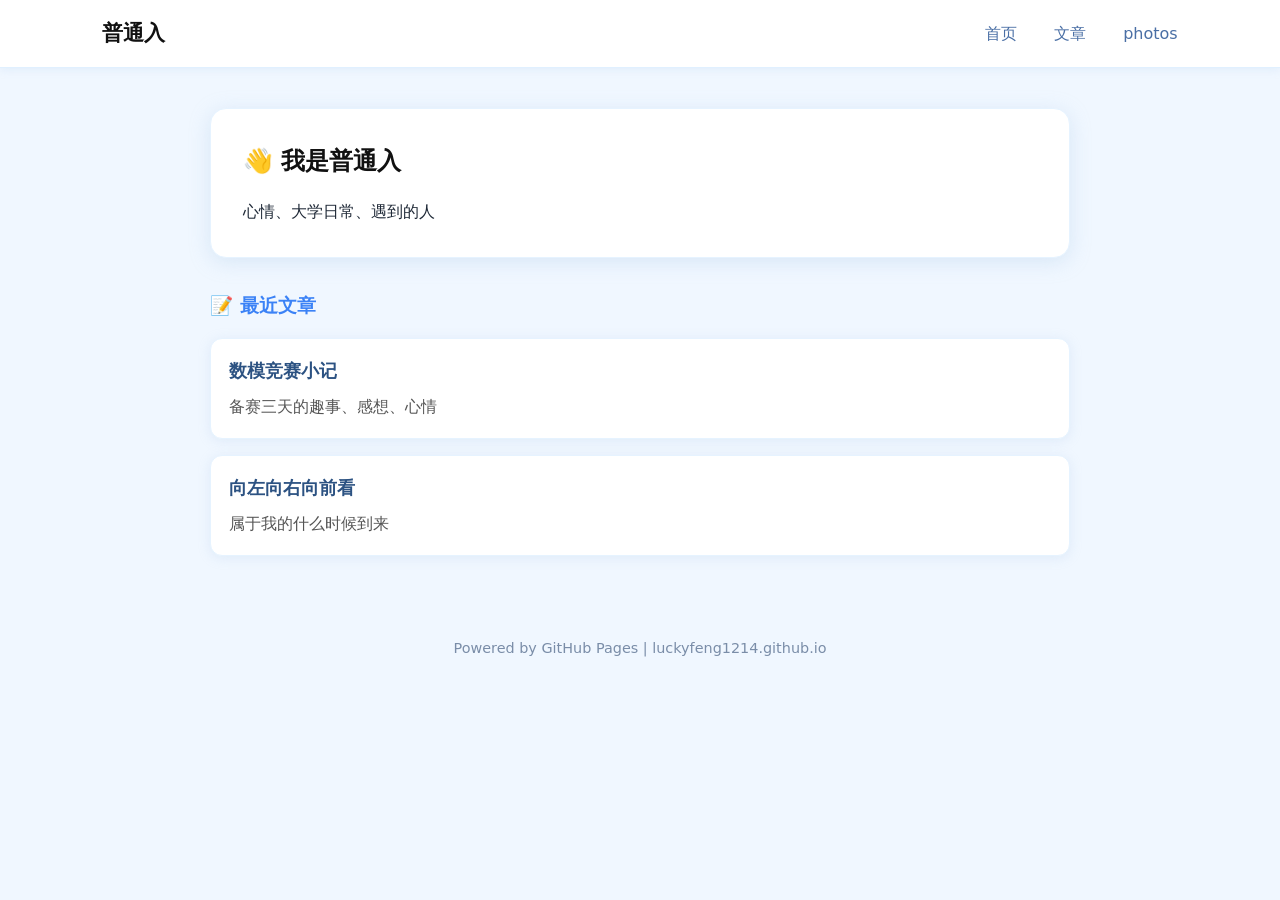
<file: index.html>
<!DOCTYPE html>
<html lang="zh-CN">
<head>
    <meta charset="UTF-8">
    <meta name="viewport" content="width=device-width, initial-scale=1.0">
    <title>普通入</title>
    <style>
       * {
    margin: 0;
    padding: 0;
    box-sizing: border-box;
}

body {
    font-family: "Microsoft YaHei", system-ui, sans-serif;
    background-color: #f0f7ff;
    color: #1f2937;
    line-height: 1.7;
}

nav {
    background: #ffffff;
    box-shadow: 0 2px 8px rgba(180, 210, 240, 0.25);
    padding: 1rem 8%;
    display: flex;
    justify-content: space-between;
    align-items: center;
    border-bottom: 1px solid #e0f0ff;
}
.blog-name {
    font-size: 1.3rem;
    font-weight: bold;
    color: #111111;
}
.nav-links a {
    margin-left: 2rem;
    text-decoration: none;
    color: #4a6fa5;
}

.nav-links a:hover {
    color: #2c7be5;
}

.container {
    max-width: 900px;
    margin: 40px auto;
    padding: 0 20px;
}

.intro-card {
    background: #ffffff;
    padding: 32px;
    border-radius: 16px;
    box-shadow: 0 4px 20px rgba(170, 200, 230, 0.35);
    border: 1px solid #e6f3ff;
}

h2 {
    margin-bottom: 16px;
    color: #111111;
}

h3 {
    margin-top: 32px;
    margin-bottom: 16px;
    color: #3b82f6;
}

.article-item {
    margin-top: 16px;
    padding: 18px;
    border-left: 4px solid #7ab6ff;
    background: #ffffff;
    border-radius: 12px;
    box-shadow: 0 2px 12px rgba(170, 200, 230, 0.25);
    border: 1px solid #e6f3ff;
}

.article-item a {
    font-size: 1.1rem;
    color: #2c5282;
    text-decoration: none;
    font-weight: 600;
}

.article-item a:hover {
    color: #2c7be5;
}

.article-item p {
    margin-top: 6px;
    color: #64748b;
}

footer {
    text-align: center;
    margin-top: 60px;
    padding: 20px;
    color: #7a8da8;
    font-size: 0.9rem;
}
.article-item{
  transition: all 0.25s ease;
}
.article-item:hover{
  transform: translateY(-4px);
  box-shadow: 0 8px 20px rgba(180,210,240,0.25);
}
.nav-links a{
  transition: color 0.2s;
}
.nav-links a:hover{
  color:#3478d8;
}
body{
  animation: fadeIn 0.6s;
}
@keyframes fadeIn{
  from{opacity:0;}
  to{opacity:1;}
}
.article-item a:hover{
  text-decoration: underline;
}
.hero{
    min-height: 80vh; /* 占屏幕高度80% */
    display: grid;
    place-items: center; /* 文字水平+垂直居中 */
    background: #fdfdff;
    background-image: radial-gradient(#eef0f8 0.5px, transparent 0.5px);
    background-size: 20px 20px; /*淡淡的网点背景，和截图一致 */
}
.hero-content{
    text-align:center;
}
.hero h1{
    font-size: 5rem;
    color:#222233;
    font-weight:500;
    margin:0;
}
.hero p{
    font-size:1.2rem;
    color:#555;
    margin:12px 0 30px;
}
.social-links a{
    margin:0 8px;
    color:#444;
    text-decoration:none;
}
.hero{
    min-height: 80vh;
    display: grid;
    place-items: center;
    background: #fdfdff;
    background-image: radial-gradient(#eef0f8 0.5px, transparent 0.5px);
    background-size: 20px 20px;
}
.hero-content{
    text-align:center;
}
.hero h1{
    font-size: 5rem;
    color:#222233;
    font-weight:500;
    margin:0;
}
.hero p{
    font-size:1.2rem;
    color:#555;
    margin:12px 0 30px;
}
.social-links a{
    margin:0 8px;
    color:#444;
    text-decoration:none;
}
    </style>

</head>
<body>
    <!--导航-->
    <nav>
        <div class="blog-name">普通入</div>
        <div class="nav-links">
            <a href="index.html">首页</a>
            <a href="index.html">文章</a>
            <a href="index.html">photos</a>
        </div>
    </nav>

    <div class="container">
        <div class="intro-card">
            <h2>👋 我是普通入</h2>
            <p>心情、大学日常、遇到的人</p>
        </div>

        <h3 style="margin-top:32px;">📝 最近文章</h3>
        <div class="article-item">
            <a href="#">数模竞赛小记</a>
            <p style="margin-top:6px;color:#555">备赛三天的趣事、感想、心情</p>
        </div>
        <div class="article-item">
            <a href="#">向左向右向前看</a>
            <p style="margin-top:6px;color:#555">属于我的什么时候到来</p>
        </div>
    </div>

    <footer>
        Powered by GitHub Pages | luckyfeng1214.github.io
    </footer>
</body>
</html>
</file>
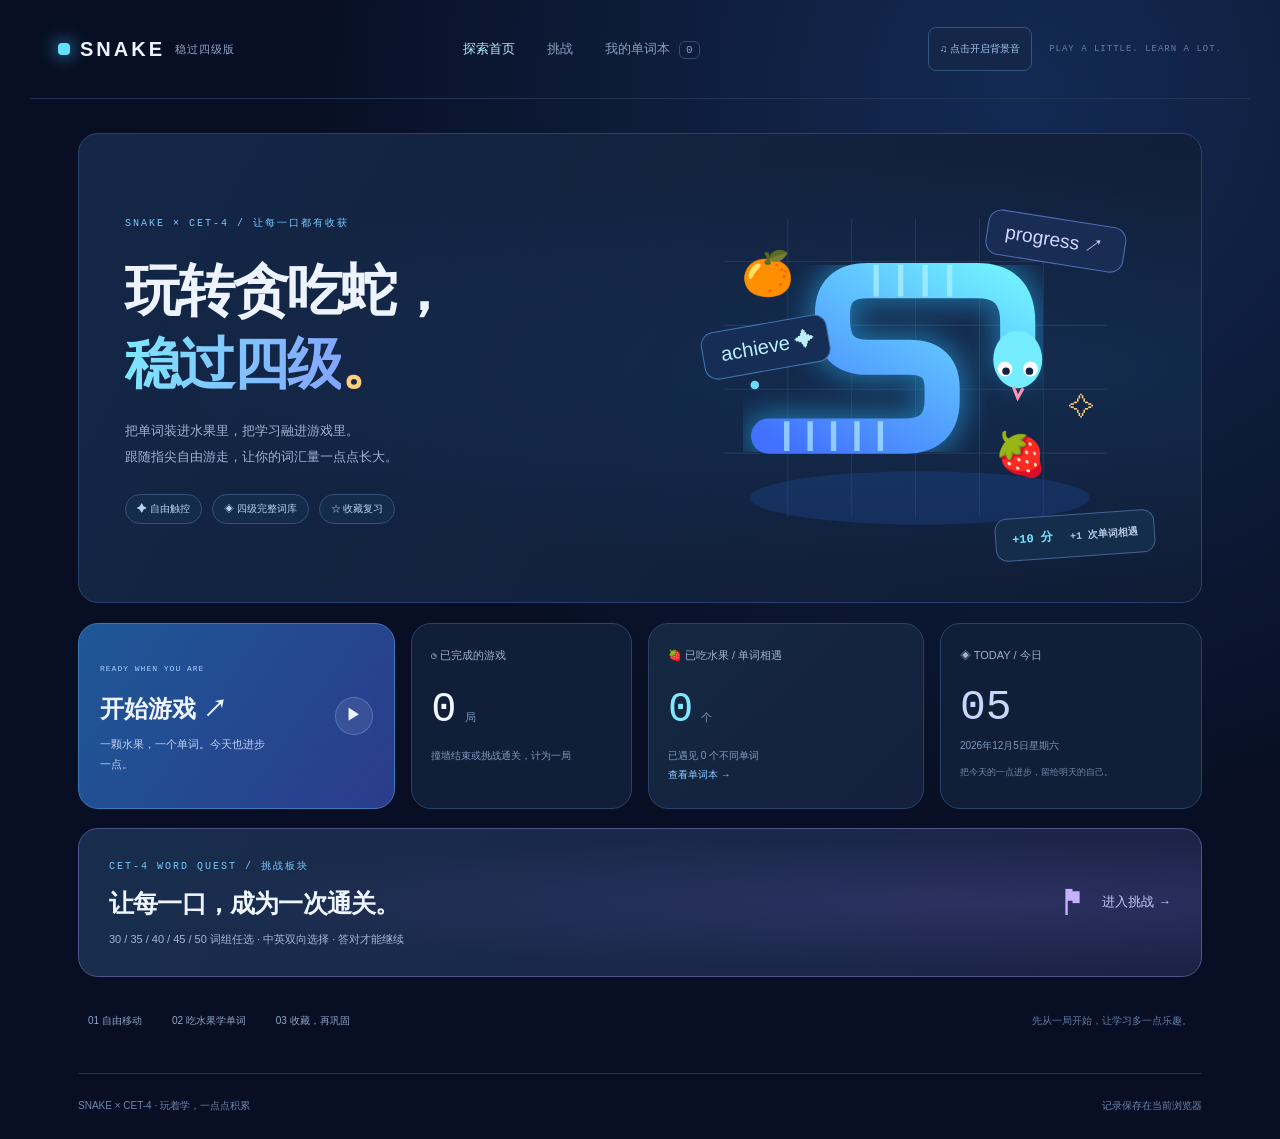
<file: snake-cet4/index.html>
<!doctype html><html lang="zh-CN"><head><meta charset="UTF-8"><meta name="viewport" content="width=device-width,initial-scale=1,viewport-fit=cover"><meta name="theme-color" content="#080f26"><title>玩转贪吃蛇，稳过四级</title><link rel="stylesheet" href="style.css?v=6"></head><body><header><a class="brand" href="#home" id="brand"><i></i>SNAKE<span>稳过四级版</span></a><nav><button class="nav active" id="nav-home">探索首页</button><button class="nav" id="nav-challenge">挑战</button><button class="nav" id="nav-words">我的单词本 <span id="nav-count">0</span></button></nav><div class="header-audio"><button id="music-toggle" class="sound-toggle" aria-pressed="false">♫ 点击开启背景音</button><span class="header-note">PLAY A LITTLE. LEARN A LOT.</span></div></header>
<main id="home-view" class="home page"><section class="hero panel"><div class="hero-copy"><span class="eyebrow">SNAKE × CET-4 / 让每一口都有收获</span><h1>玩转贪吃蛇，<br><span>稳过四级</span><em>。</em></h1><p>把单词装进水果里，把学习融进游戏里。<br>跟随指尖自由游走，让你的词汇量一点点长大。</p><div class="hero-tags"><span>✦ 自由触控</span><span>◈ 四级完整词库</span><span>☆ 收藏复习</span></div></div><div class="hero-art"><svg viewBox="0 0 450 370" role="img" aria-label="霓虹蓝贪吃蛇追逐水果与单词的插画"><defs><linearGradient id="snakeGrad" x1="0" y1="1" x2="1" y2="0"><stop stop-color="#4271ff"/><stop offset="1" stop-color="#70efff"/></linearGradient><filter id="glow"><feGaussianBlur stdDeviation="12"/></filter></defs><ellipse cx="229" cy="307" rx="160" ry="25" fill="#287bff" opacity=".15"/><g stroke="#304c78" fill="none" opacity=".5"><path d="M45 85H405M45 145H405M45 205H405M45 265H405M105 45V325M165 45V325M225 45V325M285 45V325M345 45V325"/></g><path d="M87 249H215Q250 249 250 215V204Q250 175 219 175H180Q147 175 147 141V134Q147 103 180 103H283Q321 103 321 142V175" stroke="#29baff" stroke-width="45" fill="none" stroke-linecap="round" filter="url(#glow)" opacity=".45"/><path d="M87 249H215Q250 249 250 215V204Q250 175 219 175H180Q147 175 147 141V134Q147 103 180 103H283Q321 103 321 142V175" stroke="url(#snakeGrad)" stroke-width="33" fill="none" stroke-linecap="round"/><g stroke="#b8f4ff" stroke-width="5" opacity=".65"><path d="M104 235V263M126 235V263M148 235V263M170 235V263M192 235V263M188 88V118M211 88V118M234 88V118M257 88V118"/></g><ellipse cx="321" cy="177" rx="23" ry="27" fill="#76edff"/><g fill="white"><circle cx="309" cy="186" r="7"/><circle cx="333" cy="186" r="7"/></g><g fill="#102246"><circle cx="310" cy="188" r="3.5"/><circle cx="332" cy="188" r="3.5"/></g><path d="M317 203L321 213L326 204" fill="none" stroke="#ff93b5" stroke-width="3"/><g font-size="40"><text x="299" y="280">🍓</text><text x="61" y="110">🍊</text></g><g transform="rotate(-10 110 170)"><rect x="26" y="139" width="119" height="44" rx="12" fill="#162e56" stroke="#3d73ad"/><text x="43" y="167" font-family="Arial" font-size="19" fill="#bceeff">achieve ✦</text></g><g transform="rotate(9 345 70)"><rect x="291" y="43" width="130" height="42" rx="12" fill="#182c54" stroke="#4d6cb1"/><text x="308" y="69" font-family="Arial" font-size="18" fill="#d5d6ff">progress ↗</text></g><text x="369" y="230" font-size="24" fill="#ffcf72">✧</text><circle cx="74" cy="201" r="4" fill="#66dcff"/></svg><div class="floating-pill">+10 分 <span>+1 次单词相遇</span></div></div></section>
<section class="dashboard"><button class="launch panel" id="home-start"><div><span class="eyebrow">READY WHEN YOU ARE</span><h2 id="home-action">开始游戏 <span>↗</span></h2><p id="home-start-hint">一颗水果，一个单词。今天也进步一点。</p></div><span class="launch-circle">▶</span></button><article class="stat panel"><span class="tile-label">◷ 已完成的游戏</span><strong id="rounds">0<span>局</span></strong><p>撞墙结束或挑战通关，计为一局</p></article><button class="stat panel word-tile" id="home-words"><span class="tile-label">🍓 已吃水果 / 单词相遇</span><strong id="fruits-total">0<span>个</span></strong><p id="unique-summary">已遇见 0 个不同单词 <b>查看单词本 →</b></p></button><article class="date panel"><span class="tile-label">◈ TODAY / 今日</span><strong id="date-day"></strong><p id="date-full"></p><small>把今天的一点进步，留给明天的自己。</small></article></section><button class="challenge-entry panel" id="home-challenge"><div><span class="eyebrow">CET-4 WORD QUEST / 挑战板块</span><h2>让每一口，成为一次通关。</h2><p>30 / 35 / 40 / 45 / 50 词组任选 · 中英双向选择 · 答对才能继续</p></div><span class="challenge-entry-icon">⚑ <b>进入挑战 →</b></span></button><div class="home-bottom"><span>01 自由移动</span><span>02 吃水果学单词</span><span>03 收藏，再巩固</span><p>先从一局开始，让学习多一点乐趣。</p></div></main>
<main id="challenge-view" class="challenge page hidden"><div class="game-top"><button id="challenge-back" class="text-button">← 返回首页</button><span>CET-4 / WORD QUEST</span></div><div class="challenge-heading"><span class="eyebrow">CHOOSE YOUR CHALLENGE</span><h1>选一组单词，<span>向通关出发。</span></h1><p>吃到水果，完成一道中英双向选择题。答错可以再试，答对后才能继续游戏。</p></div><div id="challenge-groups" class="challenge-groups" aria-label="选择挑战词组"></div><section class="challenge-selection panel"><div><span class="chip" id="selected-group-label">已选 30 词组</span><h2>准备好了，就开始。</h2><p id="selected-group-progress"></p><div class="challenge-actions"><button id="challenge-begin" class="primary">开始本组挑战 →</button><button id="challenge-retry" class="secondary">↻ 从头重新挑战</button><button id="challenge-reset" class="secondary">⟳ 重置本组并换词</button></div></div><div class="challenge-how"><h3>你的通关规则</h3><p>01 英文选中文 / 中文选英文，交替出题。<br>02 每题四个选项，答对才计入进度。<br>03 本组全部答对即可通关，撞墙则本局结束。</p><small>重新挑战保留词目、清空本组答题进度；重置会为本组重新抽词。学习记录和收藏保留。</small></div><details class="group-preview"><summary>查看本组词目</summary><p id="group-word-preview"></p></details></section></main><main id="game-view" class="game page hidden"><div class="game-top"><button class="text-button" id="back-home">← 返回首页</button><div class="game-options"><button id="game-music-toggle" class="sound-toggle" aria-pressed="false">♫ 背景音</button><button id="sound-toggle" class="sound-toggle" aria-pressed="true">♫ 音效开启</button><span>深蓝竞技场 / CET-4 CHALLENGE</span></div></div><div class="game-layout"><section><div class="board-wrap"><div class="field"><canvas id="board" width="600" height="600" aria-label="触屏贪吃蛇棋盘，滑动手指或移动鼠标控制蛇头"></canvas><button id="boost" class="boost" aria-label="按住加速，松开恢复正常速度" aria-pressed="false"><span>ϟ</span><strong>按住加速</strong><small id="boost-rate">1.0×</small></button><div id="overlay" class="overlay"><div><span class="chip"><span class="dot"></span><span id="status">准备就绪</span></span><h2 id="title">指尖所至，即刻出发。</h2><p id="message">开始后，在棋盘上滑动手指或移动鼠标</p><button id="again" class="primary hidden">↻ 重来一局</button></div></div></div><div class="board-caption"><span class="desktop-caption">DEEP BLUE / FREE MOVE</span><span class="mobile-caption">🍓 <span id="mobile-fruit-count">12</span> · 滑动转向，另一指按住加速</span><span id="live" aria-live="polite">等待开始</span></div></div><div class="touch-note">手指 / 鼠标控制 · 按住 ϟ 加速 · 身体可自由穿过</div></section><aside><span class="eyebrow">PLAY & GROW</span><h2 class="game-heading">每一口，<br>都是新收获。</h2><div class="scores"><div class="score"><label>本局得分</label><strong id="score">00</strong></div><div class="score"><label>最高纪录 ↗</label><strong id="best">00</strong></div></div><div class="next-fruit">🍇 场上水果 <span id="fruit-count">12</span><small>每颗藏着一个四级单词</small></div><div id="challenge-game-panel" class="challenge-progress hidden"><span id="challenge-live-label"></span><progress id="challenge-live-progress" value="0" max="30"></progress><small id="challenge-mode-hint"></small></div><button class="primary" id="start">开始游戏 →</button><button class="secondary" id="restart">↻ 重新开始</button><div class="challenge-game-actions"><button id="game-reset" class="text-button hidden">⟳ 重置本组并换词</button><button id="game-groups" class="text-button hidden">← 返回选组</button></div><div class="rules"><h3>本局规则</h3><p id="game-rules-text">✦ 只有撞到四周墙壁才会结束。<br>✦ 12 颗水果自由漂浮，吃一颗补充 1–2 颗（场上最多 80 颗）。<br>✦ 按住左下角按钮逐渐加速，最高 2.5×，松开恢复。<br>✦ 吃到水果后，暂停查看单词卡。<br>✦ 点击「继续觅食」返回游戏。</p><div class="skin"><i id="swatch" class="swatch"></i><span id="skin">本局外观</span></div><p class="hint">返回首页会暂停，未结束的游戏不计局数。</p></div></aside></div></main>
<main id="words-view" class="words page hidden"><div class="word-page-top"><div><span class="eyebrow">YOUR LITTLE WORD GARDEN</span><h1>把每次相遇，<span>变成积累。</span></h1><p id="word-summary">每一颗吃下的水果，都在这里留下一个单词。</p></div><button id="words-back" class="secondary">← 返回首页</button></div><div class="word-toolbar"><div class="tabs"><button id="all-tab" class="filter active">全部单词 <span id="all-count">0</span></button><button id="favorite-tab" class="filter">★ 已收藏 <span id="favorite-count">0</span></button></div><label class="search">⌕ <input id="word-search" type="search" placeholder="搜索单词或中文释义" aria-label="搜索已遇见的单词"></label></div><div id="word-list" class="word-list"></div><p class="source-note">完整导入并去重的四级词库：<span id="bank-size"></span> 个词目，优先学习未遇见的单词，全部遇见后循环复习。<br>词目来自 <a href="https://github.com/KyleBing/english-vocabulary" target="_blank" rel="noopener">KyleBing CET-4 数据</a>及高校四级词表，释义补充自 <a href="https://github.com/skywind3000/ECDICT" target="_blank" rel="noopener">ECDICT</a>，按词性展示全部已收录释义。<br>发音为本站提供的美式合成音频，点击即可播放，无需安装系统语音包。<a href="licenses/vocabulary-BSD.txt" target="_blank" rel="noopener">词库许可</a> · <a href="licenses/ECDICT-MIT.txt" target="_blank" rel="noopener">释义许可</a> · <a href="licenses/flite-voices.txt" target="_blank" rel="noopener">语音许可</a></p></main>
<dialog id="quiz-dialog" aria-labelledby="quiz-prompt"><div class="quiz-top"><span class="chip" id="quiz-type">英文 → 选中文</span><span id="quiz-counter">1 / 30</span></div><p class="eyebrow">WORD QUEST / 答对才能继续</p><p id="quiz-instruction"></p><h2 id="quiz-prompt"></h2><div id="quiz-options" class="quiz-options"></div><p id="quiz-feedback" class="quiz-feedback" aria-live="polite"></p><section id="quiz-answer-detail" class="hidden"><h3 id="quiz-answer-word"></h3><p id="quiz-answer-ipa" class="uk-ipa"></p><div id="quiz-definitions" class="definition"></div></section><div class="quiz-tools"><button id="quiz-speak" class="speak">▶ 美式发音</button><button id="quiz-favorite" class="speak hidden">☆ 收藏单词</button></div><div class="quiz-footer"><button id="quiz-continue" class="primary" disabled>答对后继续 →</button><div class="quiz-secondary"><button id="quiz-retry" class="text-button">↻ 重新挑战</button><button id="quiz-reset" class="text-button">⟳ 重置换词</button><button id="quiz-exit" class="text-button">返回选组</button></div></div></dialog><dialog id="word-dialog" aria-labelledby="learn-word"><div class="learn-top"><span class="chip">✦ 水果已收获 · CET-4</span><span id="learn-fruit">🍎</span></div><p class="eyebrow">MEET A NEW WORD</p><h2 id="learn-word"></h2><div class="ipa-line"><span id="learn-ipa"></span><button id="learn-speak" class="speak">▶ 美式发音</button></div><div id="learn-uk-ipa" class="uk-ipa"></div><div class="definition" id="learn-definitions"></div><div class="example" id="learn-example-box"><p id="learn-example"></p><span id="learn-translation"></span></div><div class="learn-footer"><button id="learn-favorite" class="secondary">☆ 收藏单词</button><button id="learn-continue" class="primary">记住了，继续觅食 →</button></div><p class="dialog-hint">游戏已暂停，慢慢看。按 Esc 也可继续。<br>发音为美式合成音频，请确保设备和标签页未静音。</p></dialog><div id="toast" role="status" class="toast hidden"></div><footer><span>SNAKE × CET-4 · 玩着学，一点点积累</span><span id="storage-note">记录保存在当前浏览器</span></footer><script src="vocabulary.js?v=5"></script><script src="audio-loader.js"></script><script src="challenge.js?v=6"></script><script src="app.js?v=6"></script></body></html>
</file>
<file: snake-cet4/style.css>
*{box-sizing:border-box}html{color-scheme:dark}body{margin:0;color:#edf4ff;background:radial-gradient(ellipse at 80% 8%,#142a53 0,transparent 50%),#080f24;font-family:Arial,"Microsoft YaHei",sans-serif;min-height:100vh}button,input{font:inherit}button,a{ -webkit-tap-highlight-color:transparent}button{cursor:pointer;color:inherit}a{color:inherit}button:focus-visible,a:focus-visible,input:focus-visible{outline:3px solid #ffcf78;outline-offset:4px}button:hover{filter:brightness(1.12)}button:active{transform:translateY(1px)}header{max-width:1220px;margin:auto;padding:27px 28px;display:flex;align-items:center;justify-content:space-between;gap:22px;border-bottom:1px solid #223354}.brand{font-size:20px;font-weight:900;letter-spacing:3px;text-decoration:none;display:flex;align-items:center;gap:10px;white-space:nowrap}.brand i{width:12px;height:12px;background:#62e1ff;box-shadow:0 0 17px #40bfff;border-radius:4px}.brand span{font-size:11px;font-weight:400;color:#8ca4c8;letter-spacing:1px}nav{display:flex;gap:14px}.nav{font-size:13px;border:0;background:none;color:#869dbe;padding:9px}.nav.active{color:#b0eaff}.nav span{margin-left:5px;font:11px monospace;border:1px solid #354b71;padding:2px 6px;border-radius:6px}.header-note{font:9px monospace;color:#6480a8;letter-spacing:1px}.page{max-width:1164px;margin:34px auto;padding:0 20px}.hidden{display:none!important}.panel{border:1px solid #2a426b;border-radius:20px;background:#111e38}.hero{min-height:390px;display:grid;grid-template-columns:1.15fr 1fr;align-items:center;overflow:hidden;position:relative;padding:37px 46px;background:radial-gradient(ellipse at 83% 50%,#173b6677,transparent 66%),linear-gradient(120deg,#142747,#101c36)}.eyebrow{font:10px monospace;letter-spacing:2px;color:#75c8ff}.hero h1{font-size:clamp(34px,4.4vw,57px);letter-spacing:-2px;line-height:1.3;margin:24px 0 18px}.hero h1 span{background:linear-gradient(100deg,#7de8ff,#84a3ff);background-clip:text;color:transparent}.hero h1 em{font-style:normal;color:#ffcc7d}.hero p{font-size:13px;color:#9db3d3;line-height:1.95}.hero-tags{display:flex;gap:10px;margin-top:25px}.hero-tags span{border:1px solid #33517b;border-radius:20px;padding:7px 11px;font-size:10px;color:#bad2ef;background:#152b4a}.hero-art{position:relative}.hero-art svg{width:100%;display:block;overflow:visible}.floating-pill{position:absolute;right:0;bottom:8px;padding:12px 16px;border:1px solid #426494;border-radius:12px;background:#142d4b;color:#79e4ff;font:600 12px monospace;transform:rotate(-4deg)}.floating-pill span{color:#b5c8e3;font-size:10px;margin-left:10px}.dashboard{margin-top:20px;display:grid;grid-template-columns:1.15fr .8fr 1fr .95fr;gap:16px}.launch{text-align:left;border-color:#3b78ba;background:linear-gradient(125deg,#1e5796,#2b3c8c);padding:25px 21px;position:relative;display:flex;justify-content:space-between;align-items:center}.launch h2{font-size:24px;margin:18px 0 10px}.launch h2 span{font-size:21px;color:#89daff}.launch p{font-size:11px;color:#bed1ef;line-height:1.8;margin:0;max-width:165px}.launch .eyebrow{font-size:8px;letter-spacing:1px;color:#a7ceff}.launch-circle{background:#ffffff15;border:1px solid #8bbaff55;border-radius:50%;width:38px;height:38px;display:grid;place-items:center;flex-shrink:0}.stat,.date{padding:24px 19px;text-align:left}.tile-label{font-size:11px;color:#9db1cf;display:block}.stat strong{font:42px monospace;display:block;margin:23px 0 12px;color:#eef6ff}.stat strong span{font:11px Arial;margin-left:8px;color:#7b94ba}.stat p,.date p{font-size:10px;color:#7f9abd;line-height:1.9;margin:0}.word-tile{background:linear-gradient(135deg,#142841,#14203c)}.word-tile strong{color:#83e6ff}.word-tile b{font-weight:400;color:#8ccaff;display:block}.date strong{font:43px monospace;display:block;color:#c9d7ff;margin:20px 0 4px}.date small{font-size:9px;color:#6d8ab0;line-height:1.6;display:block;margin-top:10px}.home-bottom{padding:27px 10px 0;display:flex;align-items:center;gap:30px;color:#8ca4c6;font-size:10px}.home-bottom p{margin-left:auto;color:#627da5}footer{max-width:1124px;margin:35px auto 0;padding:23px 0;display:flex;justify-content:space-between;gap:20px;border-top:1px solid #223354;font-size:10px;color:#6b86ac;line-height:1.8}.primary,.secondary{font-size:13px;font-weight:600;border-radius:10px;padding:14px 17px;width:100%}.primary{background:linear-gradient(110deg,#287ff1,#4c60e8);color:#fff;border:1px solid #609cff;box-shadow:0 5px 22px #1e67ed25}.secondary{background:#142442;color:#c5d6ef;border:1px solid #34517c}.text-button{background:transparent;border:0;color:#b3c9ea;font-size:12px;padding:10px 0}.game-top{display:flex;justify-content:space-between;align-items:center;margin:0 0 20px}.game-top>span{font:10px monospace;color:#6e92bf}.game-layout{display:grid;grid-template-columns:minmax(0,1fr) 300px;gap:45px;max-width:1040px;margin:auto}.board-wrap{border:1px solid #325487;padding:11px;border-radius:18px;background:#101f3d;box-shadow:0 0 65px #1683ff12,0 22px 60px #0004}.field{position:relative;aspect-ratio:1}canvas{display:block;width:100%;height:100%;background:#0b1935;border-radius:10px;touch-action:none;cursor:crosshair}.overlay{position:absolute;inset:0;background:#08152bdd;backdrop-filter:blur(5px);border-radius:10px;display:flex;align-items:center;justify-content:center;text-align:center;padding:20px}.overlay h2{font-size:26px;margin:18px 0 9px}.overlay p{font-size:12px;line-height:1.9;color:#a1b4d2}.overlay button{width:auto;min-width:165px;margin-top:15px}.chip{display:inline-flex;gap:8px;align-items:center;border:1px solid #315181;background:#142b4e;border-radius:20px;padding:7px 12px;font-size:10px;color:#9edcff}.dot{width:6px;height:6px;background:#53d7ff;border-radius:50%;box-shadow:0 0 10px #53d7ff}.board-caption{display:flex;justify-content:space-between;gap:10px;color:#829bc1;font:9px monospace;margin:13px 3px 2px;letter-spacing:1px}.touch-note{font-size:11px;color:#8da9cf;text-align:center;margin-top:15px;line-height:1.8}.game-heading{font-size:37px;line-height:1.35;margin:15px 0 20px}.scores{display:grid;grid-template-columns:1fr 1fr;gap:12px;margin:22px 0 17px}.score{border:1px solid #2b4167;border-radius:12px;padding:17px;background:#12213d}.score label{font-size:11px;color:#9db2d1}.score strong{display:block;font:35px monospace;margin-top:10px}.score:first-child{border-color:#3466a2;background:linear-gradient(135deg,#183e6b,#142746)}.score:first-child strong{color:#69deff}.next-fruit{display:flex;gap:10px;align-items:center;font-size:12px;color:#b8cae4;background:#11223d;border:1px solid #2a4065;border-radius:9px;padding:12px;margin-bottom:17px}.next-fruit span{font-size:23px}.next-fruit small{font-size:9px;color:#7793bc;margin-left:auto}.game #restart{margin-top:9px}.rules{border-top:1px solid #263a60;margin-top:24px;padding-top:20px}.rules h3{font-size:12px;margin:0 0 13px}.rules p{font-size:11px;color:#98b0d2;line-height:2}.skin{display:flex;align-items:center;gap:9px;border-radius:8px;font-size:11px;color:#b7cbea;margin-top:15px}.swatch{width:12px;height:12px;border-radius:50%;box-shadow:0 0 10px currentColor}.rules p.hint{font-size:10px;color:#6f8eb7}.word-page-top{display:flex;align-items:center;justify-content:space-between;gap:20px}.word-page-top h1{font-size:32px;letter-spacing:-1px;margin:18px 0}.word-page-top h1 span{color:#92cfff}.word-page-top p{font-size:12px;color:#93abcc;line-height:1.8}.word-page-top>button{width:auto;white-space:nowrap}.word-toolbar{display:flex;align-items:center;justify-content:space-between;gap:15px;margin:25px 0}.tabs{display:flex;gap:8px}.filter{background:#12213d;border:1px solid #2b4167;color:#8da6cc;border-radius:9px;padding:11px 15px;font-size:12px}.filter.active{background:#203d66;border-color:#4c83be;color:#c3eeff}.filter span{margin-left:8px;font:11px monospace}.search{background:#101e36;border:1px solid #2e4569;border-radius:9px;padding:10px 12px;display:flex;align-items:center;gap:8px;color:#7994ba}.search input{border:0;outline:0;background:none;font-size:12px;color:#e8f2ff;width:210px}.search input::placeholder{color:#6d87ac}.word-list{display:grid;grid-template-columns:repeat(3,minmax(0,1fr));gap:15px}.word-card{background:linear-gradient(135deg,#142641,#101c34);border:1px solid #2a4166;border-radius:15px;padding:21px}.word-card-top{display:flex;justify-content:space-between;align-items:center;font-size:10px;color:#7799c4}.word-card h2{font-size:24px;margin:16px 0 7px;overflow-wrap:anywhere}.ipa-line{display:flex;align-items:center;gap:13px;color:#89accf;font-size:12px;flex-wrap:wrap}.speak{padding:6px 10px;border:1px solid #34517d;border-radius:7px;background:#173354;color:#a4e3ff;font-size:10px;white-space:nowrap}.speak:disabled{opacity:.5;cursor:not-allowed}.definition{border-top:1px solid #293f62;margin-top:17px;padding-top:15px}.definition>span{font-size:11px;color:#8ba8d1}.definition>p{font-size:16px;line-height:1.6;margin:9px 0 14px;color:#e2ecfc}.example{background:#0c1930;border-radius:9px;padding:13px}.example p{font-size:12px;color:#b9d0ed;line-height:1.8;margin:0 0 6px}.example>span{font-size:10px;color:#7e9abd;line-height:1.8}.favorite-small{border:1px solid #405276;background:#182842;color:#a9bcdb;border-radius:7px;padding:6px 8px;font-size:10px}.favorite-small.saved{color:#ffd47c;border-color:#947941;background:#443824}.encounters{font-size:9px;color:#6e8bb2;margin:15px 0 0;line-height:1.8}.empty{grid-column:1/-1;text-align:center;padding:65px 20px;background:#101d35;border:1px dashed #345078;border-radius:17px}.empty>span{font-size:33px}.empty h2{font-size:20px;margin:17px 0 10px}.empty p{font-size:12px;color:#8aa6ce;line-height:1.8}.empty button{width:auto;margin-top:15px}.source-note{font-size:10px;color:#627fa9;line-height:2;margin:26px 0}.source-note a{color:#8bb5df;text-underline-offset:3px}dialog{background:linear-gradient(145deg,#182e50,#0f1c34);border:1px solid #47719f;border-radius:22px;color:#edf5ff;width:calc(100% - 36px);max-width:440px;padding:27px;max-height:90dvh;overflow:auto;box-shadow:0 25px 90px #0009}dialog::backdrop{background:#030b20b9;backdrop-filter:blur(7px)}.learn-top{display:flex;justify-content:space-between;align-items:center;margin-bottom:25px}.learn-top>span:last-child{font-size:31px}dialog .eyebrow{font-size:9px;margin-bottom:10px}dialog h2{font-size:37px;margin:9px 0 12px;overflow-wrap:anywhere}dialog .definition p{font-size:20px}dialog .example{margin:17px 0}dialog .secondary{margin:0 0 10px}dialog .secondary.saved{color:#ffd47c;border-color:#aa8344;background:#3c3425}.dialog-hint{font-size:10px;color:#819ac1;text-align:center;line-height:1.8;margin:15px 0 0}.toast{position:fixed;bottom:28px;left:50%;transform:translateX(-50%);background:#23416a;border:1px solid #5885ba;padding:13px 22px;border-radius:12px;font-size:12px;z-index:10;max-width:90vw;text-align:center;box-shadow:0 7px 25px #0005}
@media(min-width:1500px){.page{margin-top:45px}.hero{min-height:420px}}@media(max-width:1000px){.dashboard{grid-template-columns:1fr 1fr}.hero{padding:30px}.header-note{display:none}.game-layout{gap:24px;grid-template-columns:minmax(0,1fr) 270px}.word-list{grid-template-columns:repeat(2,minmax(0,1fr))}.home-bottom{gap:15px}.home-bottom p{display:none}footer{margin:30px 20px 0}.game-heading{font-size:32px}}@media(max-width:650px){header{padding:19px 18px;gap:10px;flex-wrap:wrap}.brand{font-size:18px}.brand span{font-size:10px}nav{gap:3px}.nav{font-size:10px;padding:7px}.nav span{display:none}.page{margin:20px auto;padding:0 15px}.hero{grid-template-columns:1fr;padding:27px 25px 17px}.hero h1{font-size:40px;margin:20px 0 14px}.hero p{font-size:11px}.hero-tags{margin-top:17px;gap:6px}.hero-tags span{font-size:9px;padding:6px 10px}.eyebrow{font-size:8px;letter-spacing:1px}.hero-art{max-width:300px;width:100%;justify-self:center;margin-top:-2px;margin-bottom:-3px}.hero-art svg{height:230px}.floating-pill{font-size:10px;right:0;bottom:7px;padding:9px}.floating-pill span{font-size:9px}.dashboard{gap:11px;margin-top:13px}.panel{border-radius:15px}.launch{grid-column:1/-1;padding:21px 23px}.launch h2{margin:9px 0 8px}.launch p{max-width:none}.stat,.date{padding:21px 16px}.stat strong{font-size:36px;margin-top:21px}.date{grid-column:1/-1;display:grid;grid-template-columns:auto 1fr;column-gap:20px;align-items:center}.date .tile-label{grid-column:1/-1}.date strong{grid-row:2/4;margin:14px 0 0;font-size:45px}.date p{margin-top:12px}.date small{margin:0;font-size:9px}.home-bottom{padding:23px 3px 0;gap:0;justify-content:space-between;font-size:9px}.game-top>span{font-size:8px}.game-layout{grid-template-columns:1fr;gap:20px}.game-layout aside{display:contents}.game-layout aside>.eyebrow,.game-heading{display:none}.scores{grid-row:1;margin:0;gap:10px}.score{padding:12px 16px}.score strong{font-size:27px;margin-top:6px}.game-layout section{grid-row:2}.next-fruit{grid-row:3;margin:0}.game-layout #start{grid-row:4}.game-layout #restart{grid-row:5;margin-top:-11px}.rules{margin-top:0}.board-wrap{padding:8px;border-radius:13px}.board-caption{font-size:8px;letter-spacing:0}.touch-note{font-size:10px}.overlay h2{font-size:23px}.word-page-top{align-items:flex-start;flex-wrap:wrap}.word-page-top h1{font-size:27px;line-height:1.4;margin:14px 0}.word-page-top h1 span{display:block}.word-page-top>button{font-size:10px;padding:10px}.word-toolbar{flex-direction:column;align-items:stretch}.tabs>*{flex:1;padding:11px 8px;font-size:11px}.search input{width:100%;padding:2px}.word-list{grid-template-columns:1fr}.word-card{padding:20px}.word-card h2{font-size:27px}.definition>p{font-size:17px}.example p{font-size:13px}.example>span{font-size:11px}footer{font-size:9px;flex-direction:column;gap:5px;margin:26px 18px 0}.source-note{font-size:9px}dialog{padding:24px}dialog h2{font-size:34px}}
.boost{position:absolute;left:14px;bottom:14px;z-index:1;display:flex;align-items:center;gap:7px;border:1px solid #6291c9;background:linear-gradient(145deg,#203b63ed,#111f3ded);box-shadow:0 5px 18px #0005;color:#c9e7ff;border-radius:13px;padding:10px 12px;touch-action:none;user-select:none;-webkit-user-select:none;-webkit-touch-callout:none}.boost>span{font-size:31px;color:#ffd370;line-height:1}.boost strong{font-size:10px}.boost small{font:10px monospace;color:#8ddaff}.boost.boosting{border-color:#ffcf70;background:linear-gradient(145deg,#76521d,#3c2e23);box-shadow:0 0 22px #ffaa3344}.boost.boosting>span{color:#fff1b7}.overlay{z-index:2}.game-options{display:flex;align-items:center;gap:15px}.game-options>span{font:9px monospace;color:#6e92bf}.sound-toggle{background:#142748;border:1px solid #33547d;border-radius:8px;font-size:10px;color:#9fc6ec;padding:9px 11px}.uk-ipa{font-size:11px;color:#7697be;margin-top:9px}.sense+.sense{border-top:1px solid #263e5d;padding-top:12px;margin-top:12px}.sense>span{font-size:11px;color:#8ba8d1}.sense>p{font-size:14px;line-height:1.9;color:#dbe8fc;margin:6px 0;overflow-wrap:anywhere}.word-card .sense>p{font-size:12px}.word-card{align-self:start}.speak.playing{color:#ffde98;border-color:#bb8b41;background:#493b25}.word-card .definition{max-height:360px;overflow:auto;padding-right:6px;scrollbar-width:thin;scrollbar-color:#416290 #10203c}dialog .definition{max-height:30dvh;overflow:auto;padding-right:8px;scrollbar-width:thin;scrollbar-color:#4c719c #13223c}dialog .example{max-height:160px;overflow:auto}.next-fruit span{font:23px monospace;color:#91e6ff}.game-options>span{display:none}@media(max-width:650px){.boost{left:9px;bottom:9px;padding:8px 9px;gap:5px}.boost>span{font-size:27px}.boost strong{font-size:9px}.boost small{font-size:9px}.sense>p{font-size:13px}.game-top{margin-bottom:13px}.sound-toggle{padding:8px 10px}dialog .definition{max-height:29dvh}}
.header-audio{display:flex;align-items:center;gap:17px}.challenge-entry{width:100%;display:flex;align-items:center;justify-content:space-between;text-align:left;padding:26px 30px;margin-top:19px;background:radial-gradient(ellipse at 80% 50%,#5653a744,transparent 65%),linear-gradient(110deg,#182d4c,#1c2346);border-color:#4e538b}.challenge-entry h2{font-size:25px;letter-spacing:-.8px;margin:14px 0 10px}.challenge-entry p{font-size:11px;color:#a3b6d7;line-height:1.8;margin:0}.challenge-entry-icon{font-size:38px;color:#c7b0ff;display:flex;align-items:center;gap:20px}.challenge-entry-icon b{font-size:13px;font-weight:400;white-space:nowrap;color:#c4c5ff}.challenge-heading{margin:25px 0 30px}.challenge-heading h1{font-size:36px;margin:16px 0}.challenge-heading h1 span{color:#a9bcff}.challenge-heading>p{font-size:12px;color:#91a9cc;line-height:1.9}.challenge-groups{display:grid;grid-template-columns:repeat(5,minmax(0,1fr));gap:13px}.group-card{text-align:left;padding:23px 18px;border:1px solid #2f456b;border-radius:15px;background:#111f39;color:#a8bddc;transition:border-color .15s,background .15s}.group-card.selected{border:1px solid #9ca5ff;background:linear-gradient(145deg,#263b6a,#27264f);box-shadow:0 0 24px #6c6bff15}.group-level{font:9px monospace;color:#7899c2;letter-spacing:2px}.group-card.selected .group-level{color:#bec5ff}.group-card>strong{font:44px monospace;color:#dfebff;display:block;margin:18px 0 9px}.group-card strong small{font:10px Arial;color:#8fa8cf;margin-left:6px}.group-description{font-size:11px;color:#bdcde6}.group-track{height:4px;border-radius:3px;background:#0e172d;margin:20px 0 10px;overflow:hidden}.group-track i{height:100%;display:block;background:linear-gradient(90deg,#72cfff,#b1a3ff)}.group-saved{font-size:9px;color:#7f9ac3}.challenge-selection{display:grid;grid-template-columns:1.2fr 1fr;gap:30px;margin-top:21px;padding:28px 30px}.challenge-selection h2{font-size:23px;margin:17px 0 11px}.challenge-selection p{color:#94acce;font-size:11px;line-height:1.9}.challenge-actions{display:flex;gap:10px;flex-wrap:wrap;margin-top:20px}.challenge-actions .primary{width:100%}.challenge-actions .secondary{flex:1;font-size:10px;padding:12px 8px;white-space:nowrap;width:auto}.challenge-how{border-left:1px solid #2b4268;padding-left:28px}.challenge-how h3{font-size:13px}.challenge-how p{line-height:2.3}.challenge-how small{font-size:10px;color:#6f8db6;line-height:1.9;display:block}.group-preview{grid-column:1/-1;border-top:1px solid #283d62;padding-top:18px}.group-preview summary{cursor:pointer;font-size:11px;color:#a6c4e8}.group-preview p{line-height:2.3;word-break:break-word}.challenge-progress{padding:14px 15px;background:#25294c;border:1px solid #575a96;border-radius:10px;margin:0 0 15px}.challenge-progress>span{font-size:12px;color:#d5d4ff}.challenge-progress progress{display:block;width:100%;height:7px;margin:12px 0 9px;accent-color:#a7a0ff}.challenge-progress small{font-size:10px;color:#a0aed1}.challenge-game-actions{display:flex;justify-content:space-between;margin-top:7px}.challenge-game-actions .text-button{font-size:10px;color:#9eaed7}.quiz-top{display:flex;align-items:center;justify-content:space-between;margin-bottom:23px}.quiz-top>span:last-child{font:14px monospace;color:#93b0d4}#quiz-dialog{max-width:510px}#quiz-instruction{font-size:11px;color:#a0b5d3;line-height:1.8}#quiz-dialog h2{font-size:29px;line-height:1.6;letter-spacing:-.5px;margin:12px 0 20px}#quiz-dialog h2:lang(zh){overflow-wrap:anywhere}.quiz-options{display:grid;gap:9px}.quiz-option{width:100%;display:flex;gap:13px;align-items:center;text-align:left;padding:13px 14px;border:1px solid #354f75;border-radius:10px;background:#14253f;color:#c4d5ef}.quiz-option>span{display:grid;place-items:center;flex-shrink:0;width:25px;height:25px;border:1px solid #405c85;border-radius:7px;font:11px monospace;color:#90b2db}.quiz-option>strong{font-size:12px;font-weight:400;line-height:1.8}.quiz-option.wrong{background:#4b2739;border-color:#a65a71;color:#e7b2c0}.quiz-option.right{background:#1a4945;border-color:#5ca99a;color:#b4f2e2}.quiz-option:disabled{cursor:default;opacity:.65}.quiz-option.right:disabled{opacity:1}.quiz-feedback{font-size:11px;color:#829fc6;line-height:1.8;margin:15px 0}.quiz-feedback.correct{color:#81dbb9}.quiz-feedback.incorrect{color:#f5a2b2}.quiz-tools{display:flex;gap:10px;margin:14px 0}.quiz-secondary{display:flex;justify-content:space-between;gap:10px;margin:10px 0 -3px}.quiz-secondary button{font-size:10px;color:#98acd0}#quiz-continue:disabled{opacity:.4;cursor:not-allowed;box-shadow:none}#quiz-answer-detail{padding:13px 0 3px;border-top:1px solid #31496e}#quiz-answer-detail h3{font-size:22px;margin:4px 0}#quiz-dialog .definition{max-height:22dvh}#quiz-dialog .definition .sense p{font-size:12px}.header-audio .sound-toggle{white-space:nowrap}
@media(max-width:850px){.challenge-groups{grid-template-columns:repeat(3,minmax(0,1fr))}.challenge-selection{gap:20px}.header-audio .header-note{display:none}}@media(max-width:650px){.header-audio{margin-left:auto}.header-audio .sound-toggle{font-size:9px;padding:7px 9px}.challenge-entry{padding:23px 21px;gap:10px;align-items:flex-start}.challenge-entry h2{font-size:21px;line-height:1.5;margin:13px 0 8px}.challenge-entry p{font-size:10px}.challenge-entry-icon{font-size:27px;gap:7px;flex-direction:column;padding-top:13px}.challenge-entry-icon b{font-size:9px}.challenge-heading h1{font-size:29px;line-height:1.5}.challenge-heading h1 span{display:block}.challenge-heading{margin:18px 0 23px}.challenge-heading>p{font-size:11px}.challenge-groups{grid-template-columns:repeat(2,minmax(0,1fr));gap:10px}.group-card{padding:19px 15px}.group-card>strong{font-size:37px}.group-card:last-child{grid-column:1/-1}.group-card:last-child>strong{display:inline-block;margin-right:17px}.group-card:last-child .group-track{margin-top:10px}.challenge-selection{grid-template-columns:1fr;padding:23px 21px;gap:23px}.challenge-how{padding:20px 0 0;border-left:0;border-top:1px solid #2b4268}.group-preview{grid-column:1}.group-saved{font-size:8px}.group-level{font-size:8px}.challenge-actions .secondary{font-size:9px}.challenge-progress{grid-row:4;margin:0}.challenge-progress:not(.hidden)~#start{grid-row:5}.challenge-progress:not(.hidden)~#restart{grid-row:6}.challenge-progress:not(.hidden)~.challenge-game-actions{grid-row:7}.challenge-game-actions{gap:15px;justify-content:center}.quiz-option>strong{font-size:11px}#quiz-dialog h2{font-size:25px}.quiz-option{padding:11px 12px}}
/* Mobile-first interaction refinements: keep play controls inside the viewport. */
html{-webkit-text-size-adjust:100%;text-size-adjust:100%}body{min-width:280px}button,a,input,summary{touch-action:manipulation}button{min-height:44px}button:disabled{transform:none}header,.page,footer{min-width:0}.page>*{min-width:0}.mobile-caption{display:none}.board-wrap,.field,canvas,.boost{-webkit-user-select:none;user-select:none;-webkit-touch-callout:none}.board-wrap{touch-action:none}dialog{overscroll-behavior:contain;scrollbar-gutter:stable}input[type=search]{font-size:16px}#game-music-toggle{display:none}.quiz-option{min-height:52px}.quiz-footer,.learn-footer{isolation:isolate}
@media(hover:none){button:hover{filter:none}button:active{filter:brightness(1.12)}}
@media(max-width:760px){
header{display:grid;grid-template-columns:minmax(0,1fr) auto;gap:8px 10px;padding:calc(9px + env(safe-area-inset-top,0px)) max(14px,env(safe-area-inset-right,0px)) 8px max(14px,env(safe-area-inset-left,0px))}.brand{font-size:17px;gap:7px;letter-spacing:2px}.brand span{font-size:10px}.brand i{width:10px;height:10px}nav{grid-column:1/-1;grid-row:2;display:grid;grid-template-columns:repeat(3,minmax(0,1fr));gap:4px;width:100%}.nav{font-size:13px;min-height:44px;padding:10px 6px;text-align:center;border-radius:9px}.nav.active{background:#172b49}.header-audio{margin:0}.header-audio .sound-toggle{font-size:11px;padding:9px 10px;min-height:44px}.header-note{display:none}.nav span{display:none}.page{padding-left:max(14px,env(safe-area-inset-left,0px));padding-right:max(14px,env(safe-area-inset-right,0px));margin-top:16px}.hero{min-height:0;padding:24px 22px 12px}.hero h1{font-size:clamp(30px,9vw,40px);margin:15px 0 10px}.hero p{font-size:13px;line-height:1.85}.hero-art{max-width:250px}.hero-art svg{height:165px}.hero-tags{margin-top:14px;gap:6px;flex-wrap:wrap}.hero-tags span{font-size:10px}.floating-pill{font-size:10px;padding:8px 11px;bottom:0}.floating-pill span{font-size:9px}.launch{padding:20px 21px}.launch p,.stat p,.date p{font-size:12px}.tile-label{font-size:12px;line-height:1.7}.date small{font-size:11px}.challenge-entry{padding:22px 20px}.challenge-entry p{font-size:12px;line-height:1.9}.challenge-entry-icon b{font-size:11px}.group-level{font-size:10px}.group-saved{font-size:11px;line-height:1.8}.group-description{font-size:13px}.challenge-heading>p{font-size:13px}.challenge-selection p{font-size:13px;line-height:1.9}.challenge-how p{font-size:13px}.challenge-how small{font-size:12px}.challenge-actions .secondary{font-size:12px;white-space:normal;min-height:48px}.challenge-actions .primary{font-size:14px;min-height:48px}.group-preview summary{font-size:13px;min-height:44px;line-height:44px}.group-preview p{font-size:13px}.challenge-selection{padding:23px 19px}.challenge-groups{grid-template-columns:repeat(2,minmax(0,1fr))}.group-card{padding:20px 16px;min-width:0}.group-card:last-child{grid-column:1/-1}.group-card:last-child>strong{display:inline-block;margin-right:18px}.group-card>strong{font-size:38px}.word-page-top p{font-size:13px}.word-page-top>button{font-size:13px;min-height:44px}.word-card-top{font-size:11px;gap:10px}.favorite-small,.speak{min-height:44px;min-width:78px;font-size:12px;padding:10px 12px}.word-card .sense>p{font-size:14px;line-height:1.9}.sense>span,.uk-ipa,.ipa-line{font-size:13px}.example p{font-size:14px}.example>span{font-size:13px}.encounters,.source-note{font-size:12px}.source-note a{line-height:2.2}.search{min-height:48px}.search input{min-height:28px;min-width:0;font-size:16px}.filter{font-size:13px;min-height:46px}.filter span{font-size:12px}.word-toolbar{gap:12px}.word-list{grid-template-columns:1fr}.word-page-top h1{font-size:28px}.empty p{font-size:13px}.primary,.secondary{font-size:14px;min-height:48px}.text-button{font-size:13px;min-height:44px;padding:10px 8px}.toast{font-size:13px;bottom:calc(18px + env(safe-area-inset-bottom,0px));line-height:1.7}.home-bottom{font-size:11px;gap:10px;flex-wrap:wrap}footer{font-size:11px;padding-bottom:calc(18px + env(safe-area-inset-bottom,0px));margin-left:16px;margin-right:16px}
dialog,#quiz-dialog{width:calc(100% - 24px);max-width:510px;max-height:calc(100dvh - 24px - env(safe-area-inset-top,0px) - env(safe-area-inset-bottom,0px));padding:20px;border-radius:18px;margin:auto;overflow:auto;-webkit-overflow-scrolling:touch;scrollbar-gutter:auto}dialog h2{font-size:clamp(25px,8vw,35px)}dialog .definition{max-height:none}dialog .definition .sense p,#quiz-dialog .definition .sense p{font-size:14px}dialog .definition>p{font-size:17px}.learn-top{margin-bottom:18px}.learn-top .chip{font-size:11px}.dialog-hint{font-size:12px}#quiz-instruction{font-size:13px}#quiz-dialog h2{font-size:clamp(22px,6.5vw,29px);line-height:1.7;margin:12px 0 16px}.quiz-top{margin-bottom:18px}.quiz-top .chip{font-size:12px}.quiz-top>span:last-child{font-size:14px}.quiz-options{gap:10px}.quiz-option{padding:13px 12px;min-height:54px}.quiz-option>strong{font-size:14px;line-height:1.8}.quiz-option>span{font-size:12px;width:28px;height:28px}.quiz-feedback{font-size:13px;line-height:1.8}.quiz-tools{gap:10px;flex-wrap:wrap}.quiz-footer,.learn-footer{position:sticky;bottom:-20px;z-index:3;background:linear-gradient(0deg,#13243f 87%,#13243fe8);padding:12px 0 16px;margin-top:12px;box-shadow:0 -9px 14px #13243f88}.quiz-footer>.primary,.learn-footer>.primary{min-height:48px;font-size:14px}.quiz-secondary{gap:5px;margin-top:7px}.quiz-secondary button{font-size:12px;min-height:44px;flex:1;padding:8px 3px}#quiz-dialog .definition{max-height:none}.quiz-answer-detail .sense>p{font-size:14px}dialog .example{max-height:none}.learn-footer .secondary{min-height:46px}.group-track{margin-top:15px}
}
@media(max-width:900px){
body.game-active{height:100dvh;min-height:0;overflow:hidden;overscroll-behavior:none}body.game-active>header,body.game-active>footer{display:none}body.game-active .game{height:100dvh;max-width:none;margin:0;padding:calc(6px + env(safe-area-inset-top,0px)) max(10px,env(safe-area-inset-right,0px)) calc(6px + env(safe-area-inset-bottom,0px)) max(10px,env(safe-area-inset-left,0px));overflow:hidden}.game-top{height:44px;margin:0 0 6px;gap:8px}.game-top>#back-home{padding:6px 8px;font-size:13px;white-space:nowrap;min-height:44px}.game-options{gap:6px}#game-music-toggle{display:block}.game-options .sound-toggle{font-size:11px;padding:9px 9px;min-height:44px}.game-options>span{display:none}.game-layout{--board-space:220px;display:grid;grid-template-columns:minmax(0,1fr) minmax(0,1fr);gap:8px;max-width:740px;margin:0 auto;align-items:start}.challenge-active .game-layout{--board-space:310px}.game-layout aside{display:contents}.game-layout aside>.eyebrow,.game-layout .game-heading{display:none}.game-layout .scores{grid-column:1/-1;grid-row:1;margin:0;gap:8px;min-height:45px}.game-layout .score{padding:8px 12px;display:flex;align-items:center;justify-content:space-between;gap:12px;border-radius:9px}.game-layout .score label{font-size:12px;white-space:nowrap}.game-layout .score strong{font-size:25px;margin:0}.game-layout section{grid-column:1/-1;grid-row:3;justify-self:center;max-width:100%;min-width:0}.game-layout .board-wrap{width:fit-content;max-width:100%;padding:6px;border-radius:12px;box-shadow:0 10px 30px #0002}.game-layout .field{width:min(calc(100vw - 38px - env(safe-area-inset-left,0px) - env(safe-area-inset-right,0px)),calc(100dvh - var(--board-space) - env(safe-area-inset-top,0px) - env(safe-area-inset-bottom,0px)));height:auto;aspect-ratio:1;max-width:100%;min-width:120px}.game-layout canvas{width:100%;height:100%}.game-layout .board-caption{font-size:10px;letter-spacing:0;margin:7px 2px 1px;gap:8px;line-height:1.7;flex-wrap:wrap}.game-layout .board-caption #live{font-size:10px}.desktop-caption{display:none}.mobile-caption{display:block}.game-layout .touch-note,.game-layout .next-fruit,.game-layout .rules{display:none}.game-layout .challenge-progress{grid-column:1/-1;grid-row:2;margin:0;padding:7px 10px;display:flex;gap:9px;align-items:center;border-radius:8px;min-height:34px}.game-layout .challenge-progress>span{font-size:12px;white-space:nowrap}.game-layout .challenge-progress progress{margin:0;width:auto;flex:1;height:6px}.game-layout .challenge-progress small{display:none}.game-layout #start,.game-layout #restart{width:100%;grid-row:4;min-height:46px;margin:0;font-size:14px;padding:10px 7px}.game-layout #start{grid-column:1}.game-layout #restart{grid-column:2}.game-layout .challenge-game-actions{display:none;grid-column:1/-1;grid-row:5;margin:0;gap:8px;justify-content:space-between}.challenge-active .game-layout .challenge-game-actions{display:flex}.game-layout .challenge-game-actions button{font-size:12px;min-height:44px;flex:1;padding:8px 5px;background:#14223c;border:1px solid #2a4166;border-radius:8px}.game-layout .boost{min-height:52px;min-width:116px;left:10px;bottom:10px;padding:10px 12px;gap:7px;background:linear-gradient(145deg,#203b63f5,#111f3df5)}.game-layout .boost strong{font-size:12px}.game-layout .boost small{font-size:11px}.game-layout .boost>span{font-size:29px}.game-layout .overlay{padding:17px}.game-layout .overlay h2{font-size:clamp(18px,5vw,25px);line-height:1.5;margin:14px 0 8px}.game-layout .overlay p{font-size:12px;line-height:1.9}.game-layout .overlay .chip{font-size:11px}.game-layout .overlay button{min-height:46px;font-size:14px;margin-top:12px;padding:12px 18px}
}
@media(max-width:900px) and (orientation:landscape) and (max-height:550px){
.game-layout,.challenge-active .game-layout{grid-template-columns:minmax(0,1.15fr) minmax(180px,.85fr);grid-template-rows:auto;gap:7px 14px;max-width:850px}.game-layout section{grid-column:1;grid-row:1/7;align-self:start}.game-layout .field{width:min(calc(100dvh - 88px - env(safe-area-inset-top,0px) - env(safe-area-inset-bottom,0px)),calc(55vw - 35px));min-width:100px}.game-layout .scores{grid-column:2;grid-row:1;gap:6px}.game-layout .score{padding:7px 8px;gap:6px}.game-layout .score label{font-size:10px}.game-layout .score strong{font-size:22px}.game-layout .challenge-progress{grid-column:2;grid-row:2;min-height:32px}.game-layout #start{grid-column:2;grid-row:3}.game-layout #restart{grid-column:2;grid-row:4}.game-layout .challenge-game-actions{grid-column:2;grid-row:5;gap:6px}.game-layout .challenge-game-actions button{font-size:10px}.game-layout .board-caption{font-size:9px;line-height:1.5}.game-layout .board-caption #live{display:none}.game-layout .boost{min-height:46px;min-width:105px;padding:8px}.game-layout .boost strong{font-size:11px}.game-top{max-width:850px;margin-left:auto;margin-right:auto}
}
@media(max-width:350px){.brand{font-size:15px}.brand span{font-size:9px}.header-audio .sound-toggle{font-size:10px;padding:8px}.hero{padding:21px 18px 10px}.hero-art svg{height:140px}.hero-tags span{font-size:9px;padding:6px 8px}.challenge-entry{padding:20px 16px}.challenge-entry h2{font-size:19px}.group-card{padding:18px 12px}.group-saved{font-size:10px}.challenge-actions{gap:8px}.challenge-actions .secondary{font-size:11px}.quiz-option>strong{font-size:13px}.game-layout .board-caption #live{display:none}.game-options .sound-toggle{font-size:10px;padding:8px}.game-layout .boost{min-width:108px;min-height:50px}.game-layout .boost strong{font-size:11px}}
@media(prefers-reduced-motion:reduce){*{scroll-behavior:auto!important;transition:none!important}}
@media(max-width:900px){body.game-active .game-layout #start,body.game-active .game-layout #restart{grid-row:4}body.game-active .game-layout .challenge-game-actions{grid-row:5}}
@media(max-width:900px) and (orientation:landscape) and (max-height:550px){body.game-active .game-layout #start{grid-row:3}body.game-active .game-layout #restart{grid-row:4}body.game-active .game-layout .challenge-game-actions{grid-row:5}}
@media(max-width:900px) and (orientation:landscape) and (max-height:550px){dialog,#quiz-dialog{width:calc(100% - 32px);max-width:700px;max-height:calc(100dvh - 20px - env(safe-area-inset-top,0px) - env(safe-area-inset-bottom,0px));padding:16px 20px;margin:auto;overscroll-behavior:contain}.quiz-options{grid-template-columns:repeat(2,minmax(0,1fr));gap:9px}.quiz-option>strong{font-size:13px}.quiz-option{min-height:52px}.quiz-top{margin-bottom:10px}#quiz-dialog h2{font-size:24px;line-height:1.5;margin:10px 0 14px}#quiz-instruction{font-size:12px}.quiz-footer,.learn-footer{position:sticky;bottom:-16px;background:#13243ff5;z-index:3;padding:10px 0;box-shadow:0 -7px 12px #13243f88}.quiz-secondary button{min-height:44px;font-size:12px}.quiz-secondary{margin-top:5px}.speak{min-height:44px;font-size:12px}.quiz-feedback{font-size:12px}dialog .definition,#quiz-dialog .definition{max-height:none}dialog .sense>p{font-size:14px}}
</file>
